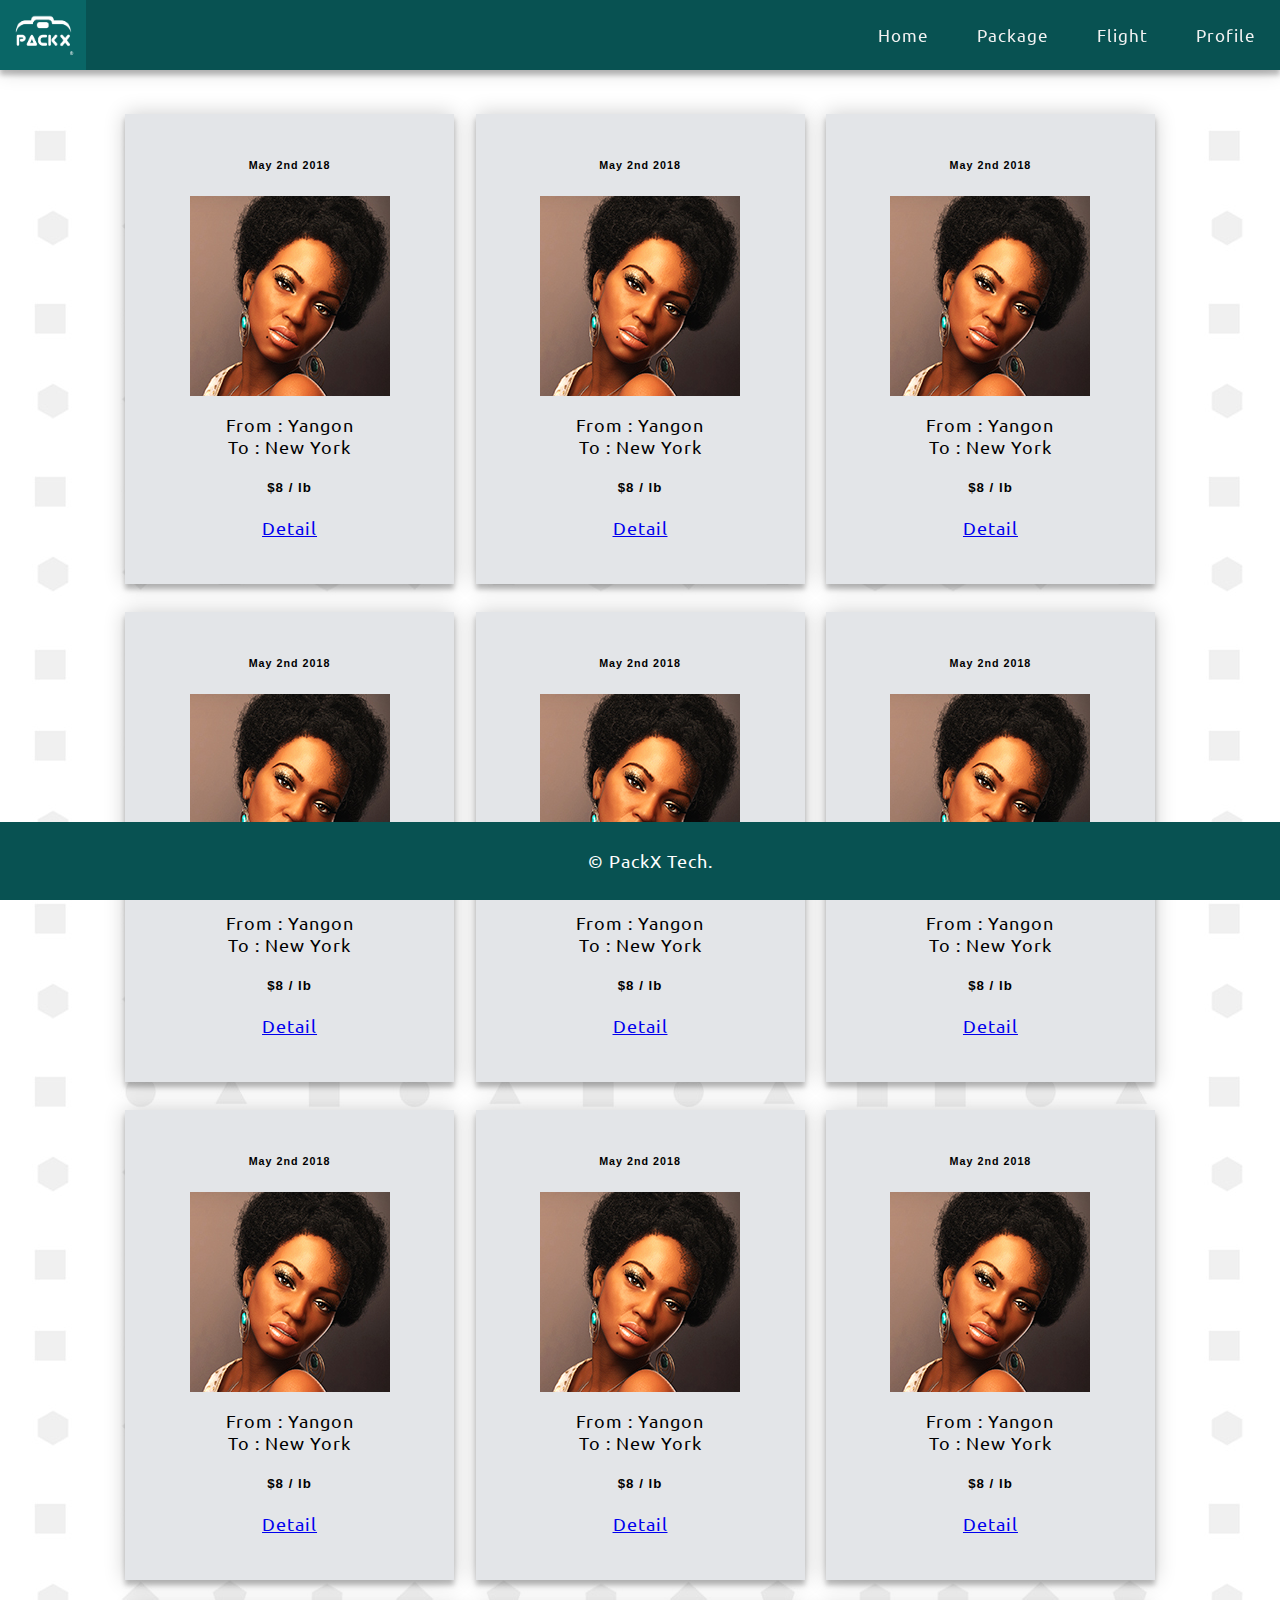
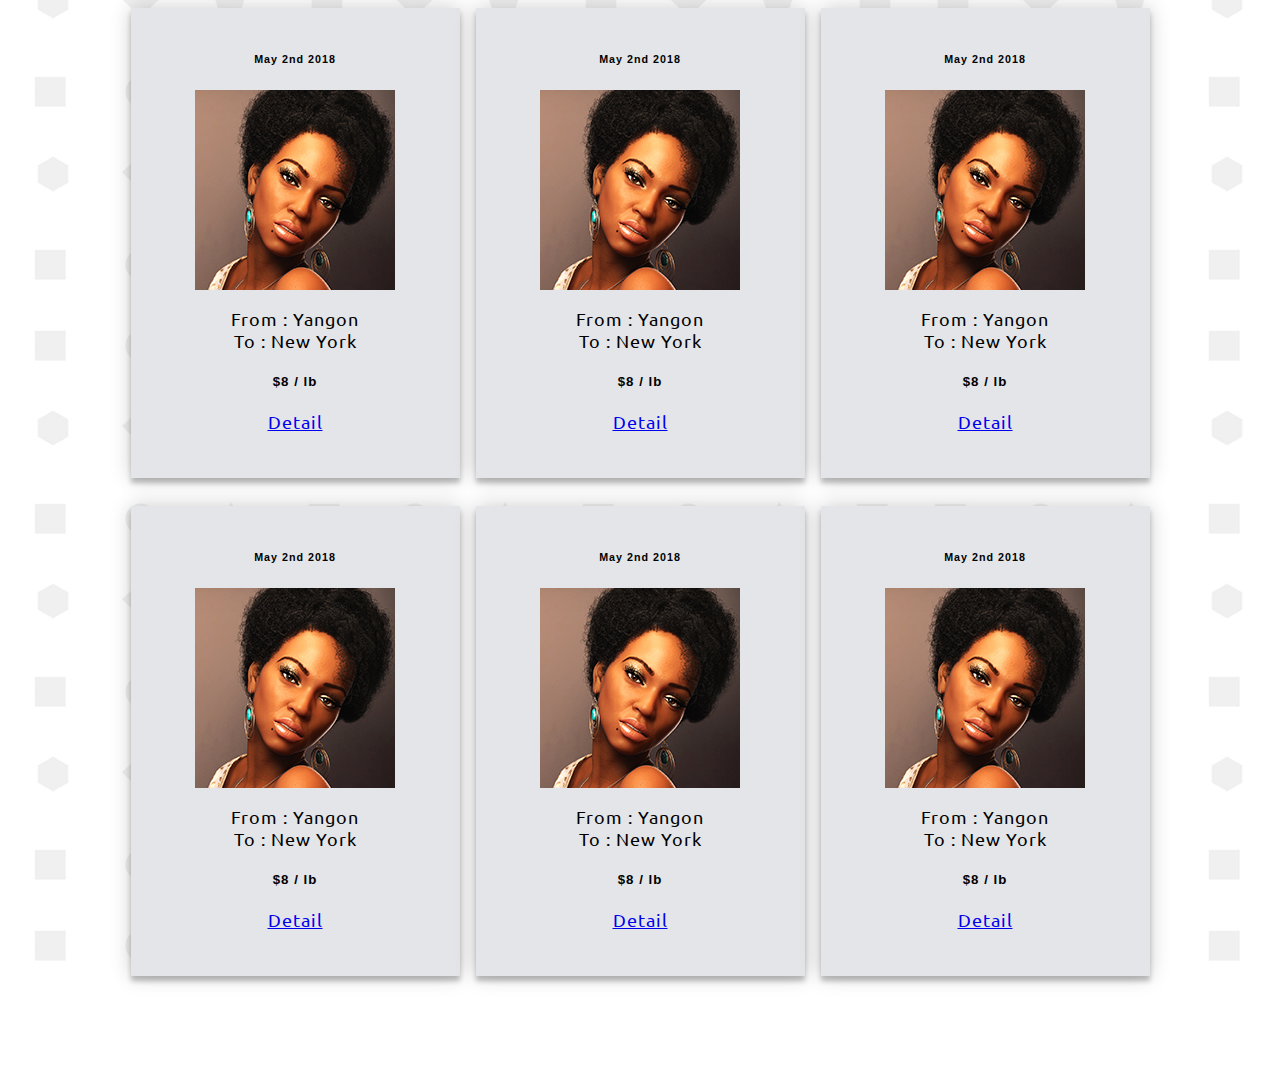
<file: home.html>
<html lang="en">

<head>
    <!-- Required meta tags -->
    <meta charset="utf-8">
    <meta name="viewport" content="width=device-width, initial-scale=1, shrink-to-fit=no">

    <!-- Bootstrap CSS -->
    <!--  <link rel="stylesheet" href="https://stackpath.bootstrapcdn.com/bootstrap/4.1.0/css/bootstrap.min.css" integrity="sha384-9gVQ4dYFwwWSjIDZnLEWnxCjeSWFphJiwGPXr1jddIhOegiu1FwO5qRGvFXOdJZ4" crossorigin="anonymous"> -->
    <link href="https://fonts.googleapis.com/css?family=Ubuntu|Ubuntu+Mono" rel="stylesheet">
    <link rel="stylesheet" href="assets/css/home.css">
    <title>PackX &reg;</title>
</head>

<body>
   
        <div class="topnav" id="myTopnav">
            <!-- <div class="logo"><img src="assets/img/logo2.png" alt="logo"></div> -->
            <a href="index.php" class="logo"><img src="assets/img/logo2.png" alt="logo"></a>
            <div class="session">
                <a href="home.php">Home</a>
                <a href="package.php">Package</a>
                <a href="flight.php">Flight</a>
                <a href="profile.php">Profile</a>
                <a href="javascript:void(0);" style="font-size:15px;" class="icon" onclick="myFunction()">&#9776;</a>
            </div>
        </div>
   
    <div class="homefeed">
        <div class="prod">
            <h6> May 2nd 2018</h6>
            <img src="assets/test_images/portrait1.jpg">
            <p>From : Yangon<br> To : New York</p>
            <h5>$8 / lb </h5>
            <p><a href="proddetail.html#0" class="btn">Detail</a></p>
        </div>
        <div class="prod">
            <h6> May 2nd 2018</h6>
            <img src="assets/test_images/portrait1.jpg">
            <p>From : Yangon<br> To : New York</p>
            <h5>$8 / lb </h5>
            <p><a href="proddetail.html#0" class="btn">Detail</a></p>
        </div>
        <div class="prod">
            <h6> May 2nd 2018</h6>
            <img src="assets/test_images/portrait1.jpg">
            <p>From : Yangon<br> To : New York</p>
            <h5>$8 / lb </h5>
            <p><a href="proddetail.html#0" class="btn">Detail</a></p>
        </div>
        <div class="prod">
            <h6> May 2nd 2018</h6>
            <img src="assets/test_images/portrait1.jpg">
            <p>From : Yangon<br> To : New York</p>
            <h5>$8 / lb </h5>
            <p><a href="proddetail.html#0" class="btn">Detail</a></p>
        </div>
        <div class="prod">
            <h6> May 2nd 2018</h6>
            <img src="assets/test_images/portrait1.jpg">
            <p>From : Yangon<br> To : New York</p>
            <h5>$8 / lb </h5>
            <p><a href="proddetail.html#0" class="btn">Detail</a></p>
        </div>
        <div class="prod">
            <h6> May 2nd 2018</h6>
            <img src="assets/test_images/portrait1.jpg">
            <p>From : Yangon<br> To : New York</p>
            <h5>$8 / lb </h5>
            <p><a href="proddetail.html#0" class="btn">Detail</a></p>
        </div>
        <div class="prod">
            <h6> May 2nd 2018</h6>
            <img src="assets/test_images/portrait1.jpg">
            <p>From : Yangon<br> To : New York</p>
            <h5>$8 / lb </h5>
            <p><a href="proddetail.html#0" class="btn">Detail</a></p>
        </div>
        <div class="prod">
            <h6> May 2nd 2018</h6>
            <img src="assets/test_images/portrait1.jpg">
            <p>From : Yangon<br> To : New York</p>
            <h5>$8 / lb </h5>
            <p><a href="proddetail.html#0" class="btn">Detail</a></p>
        </div>
        <div class="prod">
            <h6> May 2nd 2018</h6>
            <img src="assets/test_images/portrait1.jpg">
            <p>From : Yangon<br> To : New York</p>
            <h5>$8 / lb </h5>
            <p><a href="proddetail.html#0" class="btn">Detail</a></p>
        </div>
        <div class="prod">
            <h6> May 2nd 2018</h6>
            <img src="assets/test_images/portrait1.jpg">
            <p>From : Yangon<br> To : New York</p>
            <h5>$8 / lb </h5>
            <p><a href="proddetail.html#0" class="btn">Detail</a></p>
        </div><div class="prod">
            <h6> May 2nd 2018</h6>
            <img src="assets/test_images/portrait1.jpg">
            <p>From : Yangon<br> To : New York</p>
            <h5>$8 / lb </h5>
            <p><a href="proddetail.html#0" class="btn">Detail</a></p>
        </div><div class="prod">
            <h6> May 2nd 2018</h6>
            <img src="assets/test_images/portrait1.jpg">
            <p>From : Yangon<br> To : New York</p>
            <h5>$8 / lb </h5>
            <p><a href="proddetail.html#0" class="btn">Detail</a></p>
        </div><div class="prod">
            <h6> May 2nd 2018</h6>
            <img src="assets/test_images/portrait1.jpg">
            <p>From : Yangon<br> To : New York</p>
            <h5>$8 / lb </h5>
            <p><a href="proddetail.html#0" class="btn">Detail</a></p>
        </div><div class="prod">
            <h6> May 2nd 2018</h6>
            <img src="assets/test_images/portrait1.jpg">
            <p>From : Yangon<br> To : New York</p>
            <h5>$8 / lb </h5>
            <p><a href="proddetail.html#0" class="btn">Detail</a></p>
        </div><div class="prod">
            <h6> May 2nd 2018</h6>
            <img src="assets/test_images/portrait1.jpg">
            <p>From : Yangon<br> To : New York</p>
            <h5>$8 / lb </h5>
            <p><a href="proddetail.html#0" class="btn">Detail</a></p>
        </div>
        
        

    </div>
    <div class="br">
            <br><br>
    </div>
    <div class="footer">
        <footer>

            <p> &copy; PackX Tech. </p>

        </footer>
    </div>



    <!-- Optional JavaScript -->
    <!-- jQuery first, then Popper.js, then Bootstrap JS -->
    <script src="https://code.jquery.com/jquery-3.3.1.slim.min.js" integrity="sha384-q8i/X+965DzO0rT7abK41JStQIAqVgRVzpbzo5smXKp4YfRvH+8abtTE1Pi6jizo" crossorigin="anonymous"></script>
    <script src="https://cdnjs.cloudflare.com/ajax/libs/popper.js/1.14.0/umd/popper.min.js" integrity="sha384-cs/chFZiN24E4KMATLdqdvsezGxaGsi4hLGOzlXwp5UZB1LY//20VyM2taTB4QvJ" crossorigin="anonymous"></script>
    <script src="https://stackpath.bootstrapcdn.com/bootstrap/4.1.0/js/bootstrap.min.js" integrity="sha384-uefMccjFJAIv6A+rW+L4AHf99KvxDjWSu1z9VI8SKNVmz4sk7buKt/6v9KI65qnm" crossorigin="anonymous"></script>
    <script src="assets/js/script.js"></script>

</body>

</html>
</file>
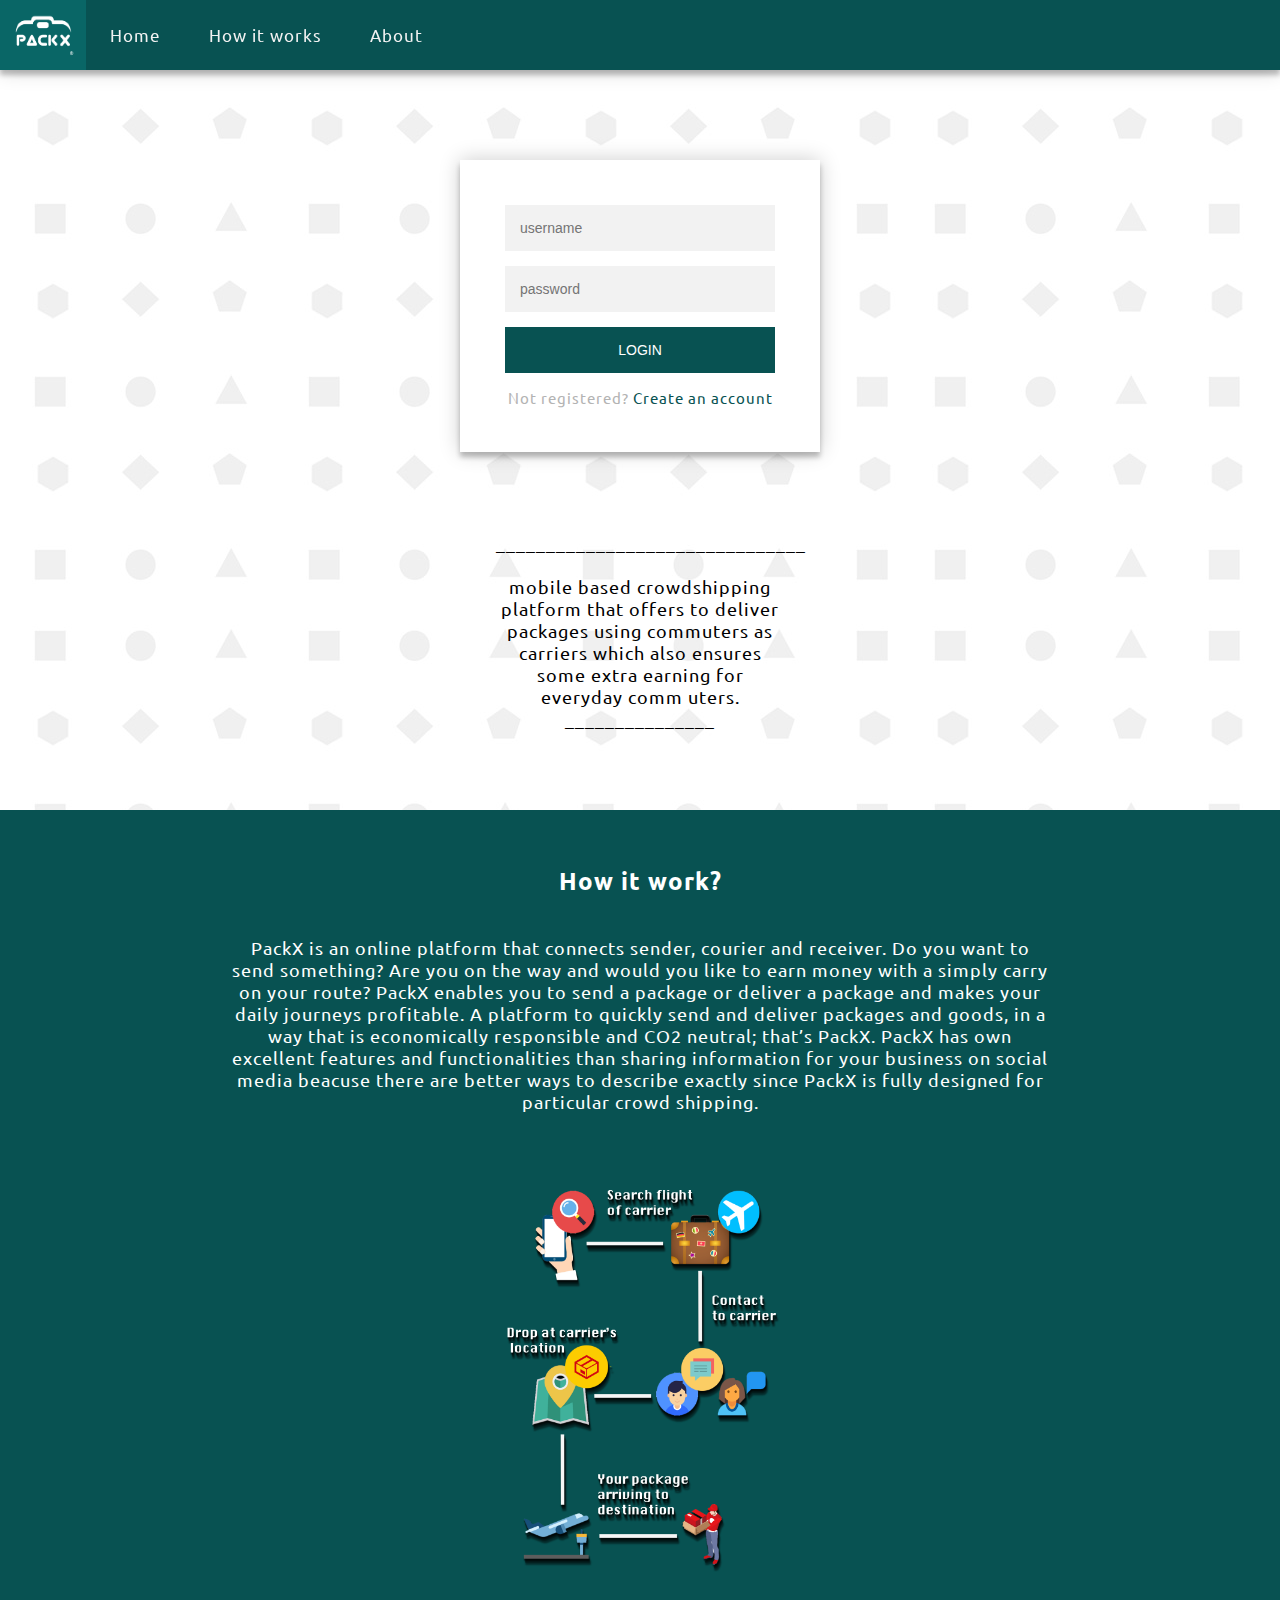
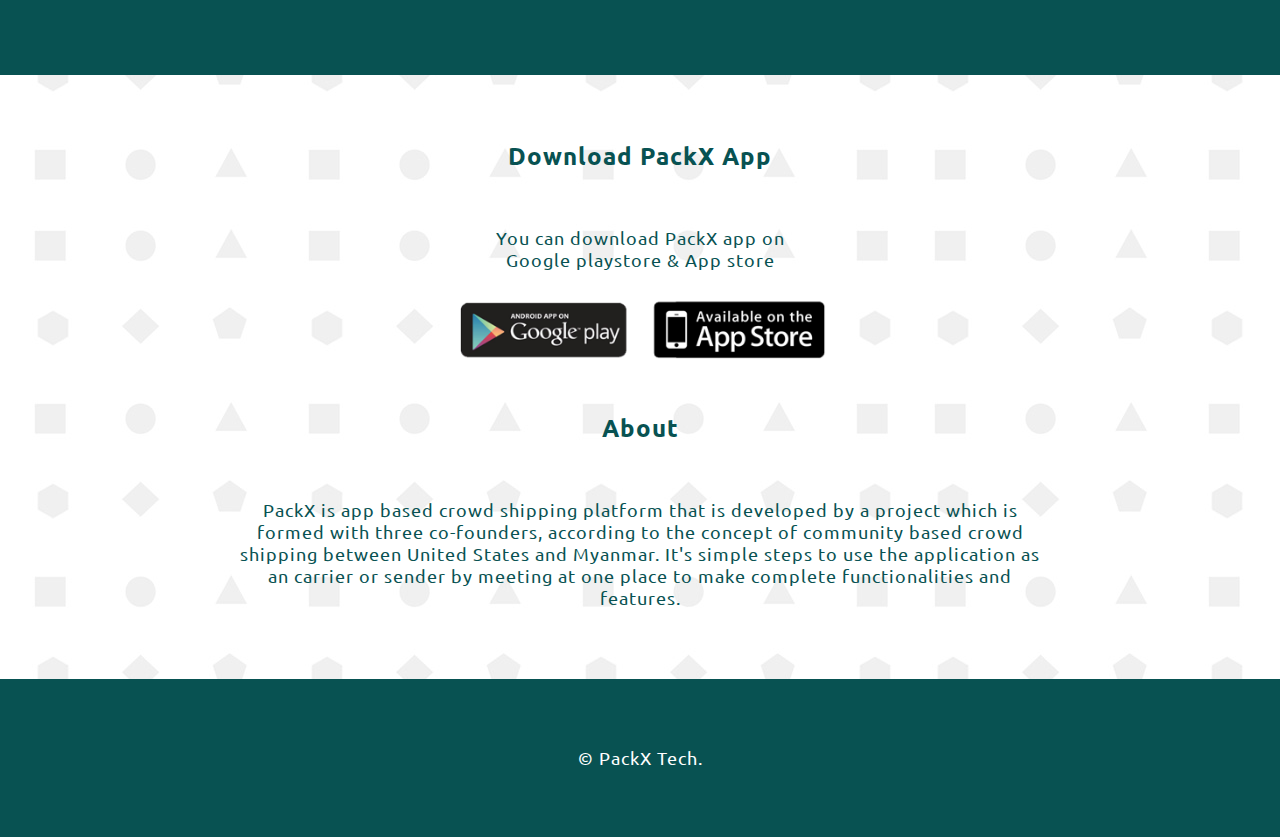
<file: navfooter.html>
<!doctype html>
<html lang="en">

<head>
    <!-- Required meta tags -->
    <meta charset="utf-8">
    <meta name="viewport" content="width=device-width, initial-scale=1, shrink-to-fit=no">

    <!-- Bootstrap CSS -->
    <!--  <link rel="stylesheet" href="https://stackpath.bootstrapcdn.com/bootstrap/4.1.0/css/bootstrap.min.css" integrity="sha384-9gVQ4dYFwwWSjIDZnLEWnxCjeSWFphJiwGPXr1jddIhOegiu1FwO5qRGvFXOdJZ4" crossorigin="anonymous"> -->
    <link href="https://fonts.googleapis.com/css?family=Ubuntu|Ubuntu+Mono" rel="stylesheet">
    <link rel="stylesheet" href="assets/css/style.css">
    <title>PackX &reg;</title>
</head>

<body>
    <div id=container>
        <div class="topnav" id="myTopnav">
           <!-- <div class="logo"><img src="assets/img/logo2.png" alt="logo"></div> -->
                <a href="index.html" class="logo"><img src="assets/img/logo2.png" alt="logo"></a> 
                <a href="#container">Home</a>
                <a href="#second">How it works</a>
                <a href="#third">About</a>
                <a href="javascript:void(0);" style="font-size:15px;" class="icon" onclick="myFunction()">&#9776;</a>
            </div>
        <div class="login-page">
            <div class="form">
                <form class="register-form">
                    <input type="text" placeholder="name" />
                    <input type="password" placeholder="password" />
                    <input type="text" placeholder="email address" />
                    <button>create</button>
                    <p class="message">Already registered? <a href="#">Sign In</a></p>
                </form>
                <form class="login-form">
                    <input type="text" placeholder="username" />
                    <input type="password" placeholder="password" />
                    <button>login</button>
                    <p class="message">Not registered? <a href="#">Create an account</a></p>
                </form>
            </div>
            <p class="highlight">_______________________________
                <br><br>mobile based crowdshipping platform that offers to deliver packages using commuters as carriers which also ensures some extra earning for everyday comm uters.
                <br>_______________</p>
        </div>
        <div id="second">
            <div class="howitworks">
                <h2>How it work?</h2>
                <p>

                    PackX is an online platform that connects sender, courier and receiver. Do you want to send something? Are you on the way and would you like to earn money with a simply carry on your route? PackX enables you to send a package or deliver a package and makes your daily journeys profitable. A platform to quickly send and deliver packages and goods, in a way that is economically responsible and CO2 neutral; that’s PackX. PackX has own excellent features and functionalities than sharing information for your business on social media beacuse there are better ways to describe exactly since PackX is fully designed for particular crowd shipping. <br>
                </p>
                <div class="how">
                    <img src="assets/img/howpackxwork.png" width="300px" height="430px">
                </div>
            </div>
        </div>
        <div id="third">
            <div class="about">
                <h2>Download PackX App </h2>
                <p>You can download PackX app on <br> Google playstore &amp; App store</p>
                <a href="#"><img src="assets/img/downloadapp" class="howitworksimg"></a>
                <h2> About</h2>
                <p>PackX is app based crowd shipping platform that is developed by a project which is formed with three co-founders, according to the concept of community based crowd shipping between United States and Myanmar. It's simple steps to use the application as an carrier or sender by meeting at one place to make complete functionalities and features.</p>
            </div>
        </div>
    <footer>
        <div class="footer">
            <p> &copy; PackX Tech. </p>
        </div>
    </footer>

    </div>

    <!-- Optional JavaScript -->
    <!-- jQuery first, then Popper.js, then Bootstrap JS -->
    <script src="https://code.jquery.com/jquery-3.3.1.slim.min.js" integrity="sha384-q8i/X+965DzO0rT7abK41JStQIAqVgRVzpbzo5smXKp4YfRvH+8abtTE1Pi6jizo" crossorigin="anonymous"></script>
    <script src="https://cdnjs.cloudflare.com/ajax/libs/popper.js/1.14.0/umd/popper.min.js" integrity="sha384-cs/chFZiN24E4KMATLdqdvsezGxaGsi4hLGOzlXwp5UZB1LY//20VyM2taTB4QvJ" crossorigin="anonymous"></script>
    <script src="https://stackpath.bootstrapcdn.com/bootstrap/4.1.0/js/bootstrap.min.js" integrity="sha384-uefMccjFJAIv6A+rW+L4AHf99KvxDjWSu1z9VI8SKNVmz4sk7buKt/6v9KI65qnm" crossorigin="anonymous"></script>
    <script src="assets/js/script.js"></script>

</body>

</html>
</file>
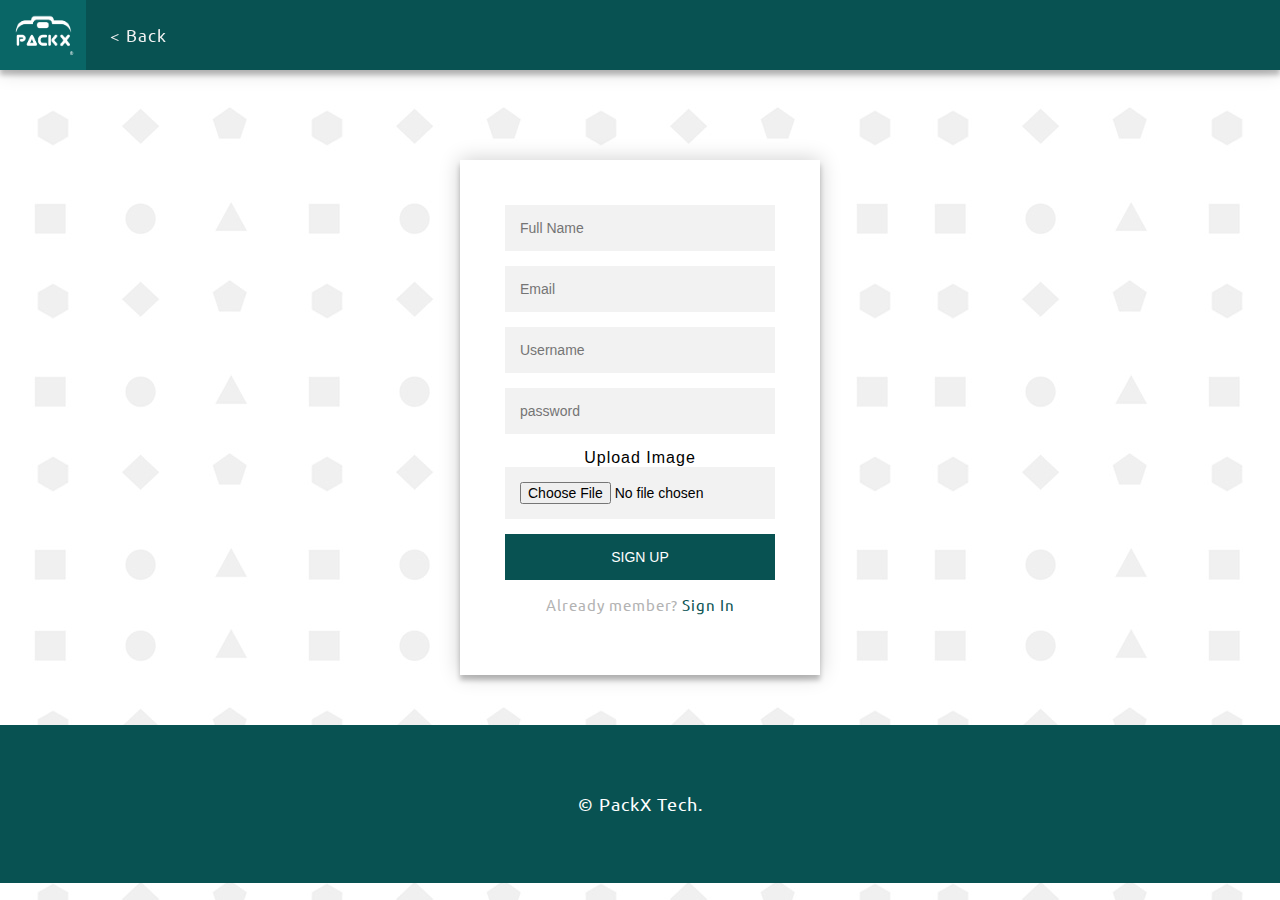
<file: register.html>
<html lang="en">

<head>
    <!-- Required meta tags -->
    <meta charset="utf-8">
    <meta name="viewport" content="width=device-width, initial-scale=1, shrink-to-fit=no">

    <!-- Bootstrap CSS -->
    <!--  <link rel="stylesheet" href="https://stackpath.bootstrapcdn.com/bootstrap/4.1.0/css/bootstrap.min.css" integrity="sha384-9gVQ4dYFwwWSjIDZnLEWnxCjeSWFphJiwGPXr1jddIhOegiu1FwO5qRGvFXOdJZ4" crossorigin="anonymous"> -->
    <link href="https://fonts.googleapis.com/css?family=Ubuntu|Ubuntu+Mono" rel="stylesheet">
    <link rel="stylesheet" href="assets/css/style.css">
    <title>PackX &reg;</title>
</head>

<body>
    <div id=container>
<div class="topnav" id="myTopnav">
           <!-- <div class="logo"><img src="assets/img/logo2.png" alt="logo"></div> -->
                <a href="index.php" class="logo"><img src="assets/img/logo2.png" alt="logo"></a> 
                <a href="index.php"> < Back </a>
                
                <a href="javascript:void(0);" style="font-size:15px;" class="icon" onclick="myFunction()">&#9776;</a>
            </div>
        
        <div class="login-page">
            <div class="form">
                <form class="login-form" method="post" action="postprocess.php" enctype ='multipart/form-data'>
                    <input type="text" name="name" required placeholder="Full Name" />
                    <input type="text" name="email" required placeholder="Email" />
                    <input type="text" name="username" required  placeholder="Username" />
                    <input type="password" name="password" required placeholder="password" />
                    <label> Upload Image<input type="file" name="photo"></label><br>
                    <button type="submit" name="submit" value="submit">Sign up</button>
                    <p class="message">Already member? <a href="index.php"> Sign In</a></p>
                </form>
            </div>
            
        </div>
    <footer>
        <div class="footer">
            <p> &copy; PackX Tech. </p>
        </div>
    </footer>

    </div>

    <!-- Optional JavaScript -->
    <!-- jQuery first, then Popper.js, then Bootstrap JS -->
    <script src="https://code.jquery.com/jquery-3.3.1.slim.min.js" integrity="sha384-q8i/X+965DzO0rT7abK41JStQIAqVgRVzpbzo5smXKp4YfRvH+8abtTE1Pi6jizo" crossorigin="anonymous"></script>
    <script src="https://cdnjs.cloudflare.com/ajax/libs/popper.js/1.14.0/umd/popper.min.js" integrity="sha384-cs/chFZiN24E4KMATLdqdvsezGxaGsi4hLGOzlXwp5UZB1LY//20VyM2taTB4QvJ" crossorigin="anonymous"></script>
    <script src="https://stackpath.bootstrapcdn.com/bootstrap/4.1.0/js/bootstrap.min.js" integrity="sha384-uefMccjFJAIv6A+rW+L4AHf99KvxDjWSu1z9VI8SKNVmz4sk7buKt/6v9KI65qnm" crossorigin="anonymous"></script>
    <script src="assets/js/script.js"></script>

</body>

</html>
</file>
<file: assets/css/home.css>
p , h1 , h2 , h3 , h4 , a {
/*font-family: 'Ubuntu Mono', monospace; */
font-family: 'Ubuntu', sans-serif;
}

p {
     font-size: 18px;

}

body {
    
   letter-spacing: 1px;
    margin: 0 auto;
    font-family: Arial, Helvetica, sans-serif;

    height: 100%;
    width: 100%;
    position: relative;
}

.topnav {
    width: 100%;
    background-color: #085252;
    overflow: auto;
    position: fixed;
    box-shadow: 0 0 20px 0 rgba(0, 0, 0, 0.2), 0 5px 5px 0 rgba(0, 0, 0, 0.24);
    z-index: 10;
     font-size: 17px;
    
}

.topnav a {
    float: left;
    display: block;
    color: #f2f2f2;
    text-align: center;
    padding: 24px;
    padding-bottom: px;
    text-decoration: none;
   
}

.topnav a:hover {
    background-color: #096666;
    color: #fff;
}

.active {
    background-color: #087070;
    color: white;
}

.topnav .icon {
    display: none;
}

.topnav .logo {
    padding: 0px;
    height: 70px;
}


@media screen and (max-width: 600px) {

     .topnav a:not(:first-child) {
        display: none;
    }
    .topnav a.icon {
        float: right;
        display: block;
    }
}

@media screen and (max-width: 600px) {
    .topnav.responsive {
        position: fixed;
    }
    .topnav.responsive .icon {
        position: absolute;
        right: 0;
        top: 0;
    }
    .topnav.responsive a {
        float: none;
        display: block;
        text-align: right;
    }
}

.logo img {
    /* margin-left: 8px;
    margin-top: 8px; */
    padding: 8px;
    height: 50px;
    width: 70px;
    float: left;

}

@import url(https://fonts.googleapis.com/css?family=Roboto:300);

.br {
    padding 10px;
}


.footer {
    z-index: 100;

    bottom: 0;
    width: 100%;
    position: fixed;
    display: block;
    background-color: #085252;
    text-align: center;
    padding: 10px 10px;
    color: #fff;
}

.error {
    display: block;

    text-align: center;
    min-height: 100%;
    height: 50em;

}

.pagenotfound {
    height: 200px;
    width: auto;
    padding-top: 250px;
    font-size: 25px;
    color: #085252;
}

.homefeed {
    position: static;
    margin-top: 100px;
    margin-bottom: 100px;
    text-align: center;
    float: left;
    width: 100%;
    background-image: url(../img/bg.jpg);
    display: block;
}

.prod {
    width: 289px;
    border: 0px solid #cfd8dc;
    margin: 14px 8px;
    display: inline-block;
    vertical-align: top;
    padding: 20px;
    height: 430px;
    box-shadow: 0 0 20px 0 rgba(0, 0, 0, 0.2), 0 5px 5px 0 rgba(0, 0, 0, 0.24);
    background-color: #e3e5e8;
}

.session {
    float: right;
}
</file>
<file: assets/css/style.css>
p , h1 , h2 , h3 , h4 , a {
/*font-family: 'Ubuntu Mono', monospace; */
font-family: 'Ubuntu', sans-serif;
}

p {
     font-size: 18px;

}

body {
    
   letter-spacing: 1px;
    margin: 0 auto;
    font-family: Arial, Helvetica, sans-serif;
    background-image: url(../img/bg.jpg);
    height: 100%;
    width: 100%;
    position: relative;
}

.topnav {
    width: 100%;
    background-color: #085252;
    overflow: auto;
    position: fixed;
    box-shadow: 0 0 20px 0 rgba(0, 0, 0, 0.2), 0 5px 5px 0 rgba(0, 0, 0, 0.24);
    z-index: 10;
     font-size: 17px;

}

.topnav a {
    float: left;
    display: block;
    color: #f2f2f2;
    text-align: center;
    padding: 24px;
    padding-bottom: px;
    text-decoration: none;
   
}

.topnav a:hover {
    background-color: #096666;
    color: #fff;
}

.active {
    background-color: #087070;
    color: white;
}

.topnav .icon {
    display: none;
}

.topnav .logo {
    padding: 0px;
    height: 70px;
}


@media screen and (max-width: 600px) {

    .topnav a:not(:first-child) {
        display: none;
    }
    .topnav a.icon {
        float: right;
        display: block;
    }
}

@media screen and (max-width: 600px) {
    .topnav.responsive {
        position: fixed;
    }
    .topnav.responsive .icon {
        position: absolute;
        right: 0;
        top: 0;
    }
    .topnav.responsive a {
        float: none;
        display: block;
        text-align: left;
    }
}

.logo img {
    /* margin-left: 8px;
    margin-top: 8px; */
    padding: 8px;
    height: 50px;
    width: 70px;
    float: left;

}

@import url(https://fonts.googleapis.com/css?family=Roboto:300);

.login-page {
    width: 360px;

    padding: 10em 0 0;
    margin: auto;
}

.form {
    position: relative;
    z-index: 1;
    background: #FFFFFF;
    max-width: 360px;
    margin: 0 auto 50px;
    padding: 45px;
    text-align: center;
    box-shadow: 0 0 20px 0 rgba(0, 0, 0, 0.2), 0 5px 5px 0 rgba(0, 0, 0, 0.24);
}

.form input {
    font-family: "Roboto", sans-serif;
    outline: 0;
    background: #f2f2f2;
    width: 100%;
    border: 0;
    margin: 0 0 15px;
    padding: 15px;
    box-sizing: border-box;
    font-size: 14px;
}

.form button {
    font-family: "Roboto", sans-serif;
    text-transform: uppercase;
    outline: 0;
    background: #085252;
    width: 100%;
    border: 0;
    padding: 15px;
    color: #FFFFFF;
    font-size: 14px;
    -webkit-transition: all 0.3 ease;
    transition: all 0.3 ease;
    cursor: pointer;
}

.form button:hover,
.form button:active,
.form button:focus {
    background: #085252;
}

.form .message {
    margin: 15px 0 0;
    color: #b3b3b3;
    font-size: 15px;
}

.form .message a {
    color: #085252;
    text-decoration: none;
}

.form .register-form {
    display: none;
}

.container {
    height: 100%;
    position: relative;
    z-index: 1;
    max-width: 300px;
    margin: 0 auto;
}

.container .info {
    margin: 50px auto;
    text-align: center;
}

.container .info h1 {
    margin: 0 0 15px;
    padding: 0;
    font-size: 36px;
    font-weight: 300;
    color: #1a1a1a;
}

.container .info span {
    color: #4d4d4d;
    font-size: 12px;
}

.container .info span a {
    color: #000000;
    text-decoration: none;
}

.container .info span .fa {
    color: #085252;
}

.howitworks {
    display: block;
    text-align: center;
    margin: auto;
    padding: 35px 10% 50px 10%;
    background-color: #085252;
    color: #fff;

}



img.howitworksimg {
    display: inline;
    position: relative;
    min-width: 10%;

}

.howitworksimg {
    width: 100%;
    height: auto;
    max-width: 400px;
}

.howitworks p {
    padding: 20px 10%;
    color: #fff;
}

.how {
    padding: 20px 5px;

}





.video {
    position: absolute;
    top: 0;
    left: 16%;
    width: 70%;
    height: 70%;
    border: 0;
    margin: auto;
}

.video-container {

    position: relative;
    overflow: hidden;
    padding-top: 56.25%;
    padding-left: auto;

}


.highlight {
    text-align: center;
    margin: 0;
    padding: 30px 10% 80px 10%;
    border: 5px;
     font-size: 18px;
    
}

.about {
    display: block;
    text-align: center;
    margin: auto;
    padding: 30px 10% 50px 10%;
    color: #085252;
}

.about h2,
.about p {
    display: block;
    text-align: center;
    margin: auto;
    padding: 35px 10% 20px 10%;
    color: #085252;
}


footer {

    display: block;
    background-color: #085252;
    text-align: center;
    padding: 50px 70px;
    color: #fff;
}

.error {
    display: block;

    text-align: center;
    min-height: 100%;
    height: 50em;

}

.pagenotfound {
    height: 200px;
    width: auto;
    padding-top: 250px;
    font-size: 25px;
    color: #085252;
}
</file>
